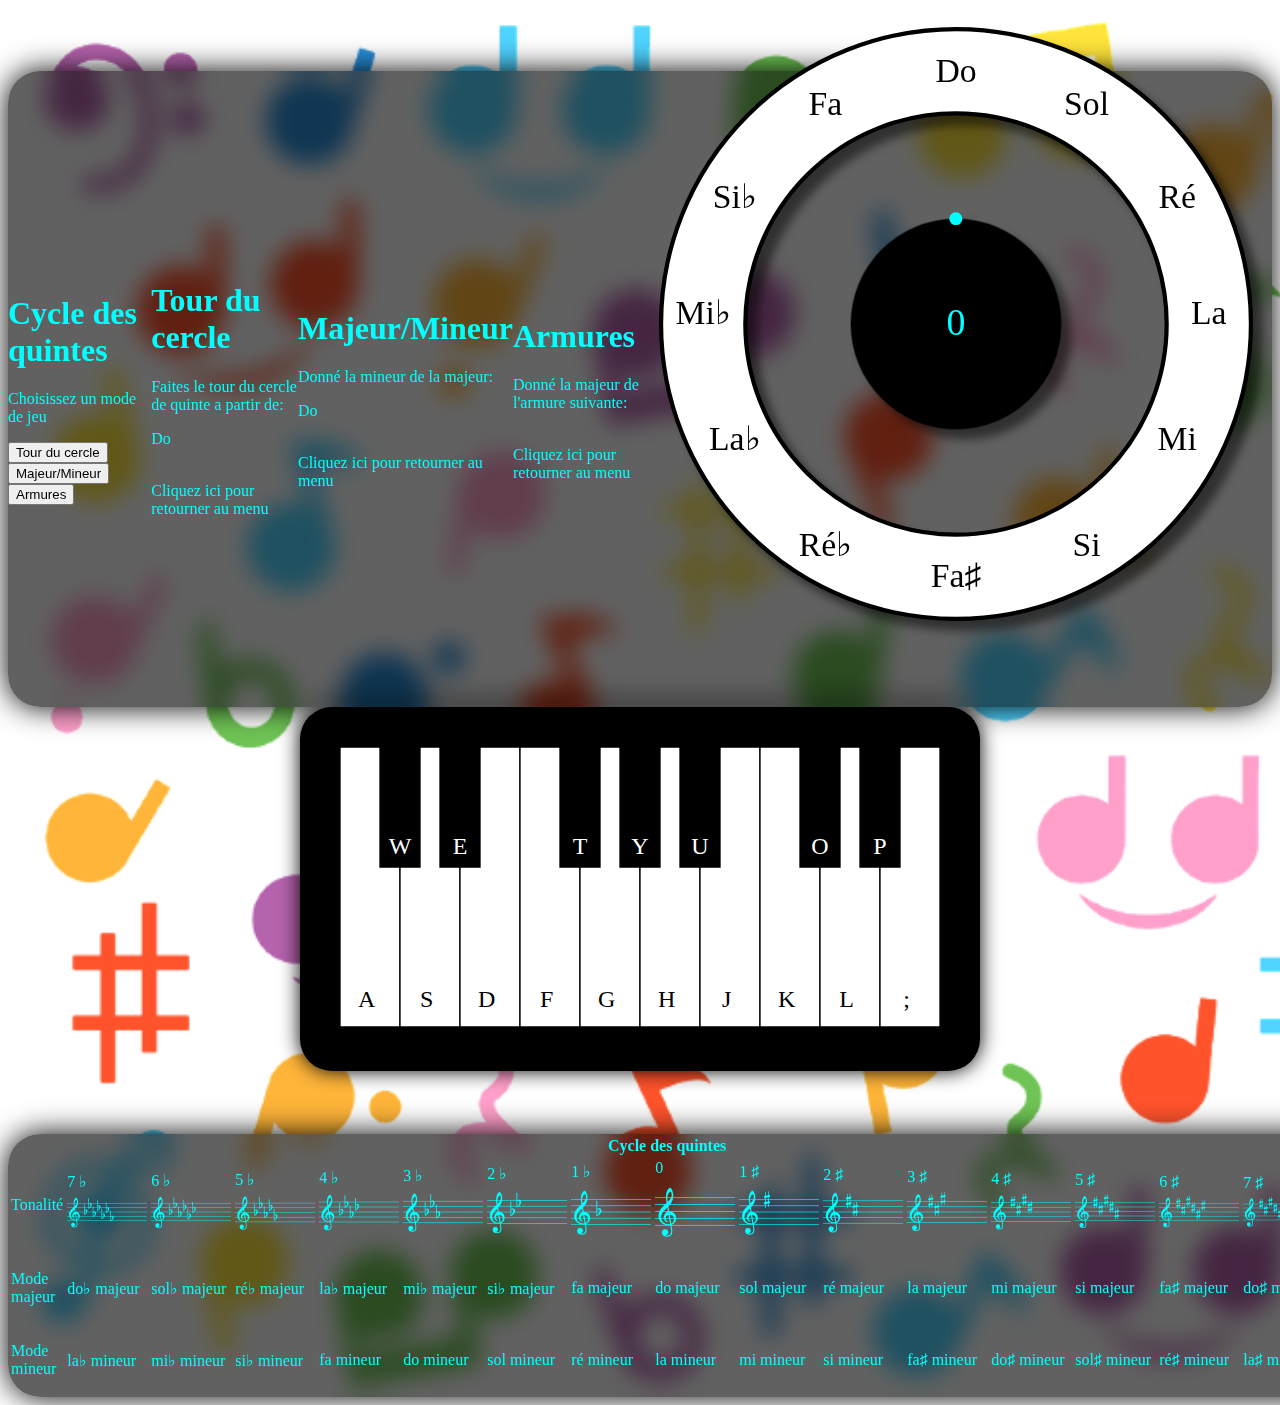
<file: index.html>
<!doctype html>
<html lang="en" class="h-100">
  <head>
    <meta charset="utf-8">
    <meta name="viewport" content="width=device-width, initial-scale=1">
    <title>Cycle de quinte</title>
    <link rel="icon" type="image/png" href="https://encrypted-tbn0.gstatic.com/images?q=tbn:ANd9GcTA0mLQpy6awH4scIqAPsbF-I4A8wHMjTCa0Ux_TItEt8XIJHtVwICZtwW_-0aroSefwak&usqp=CAU">
    <link href="https://cdn.jsdelivr.net/npm/bootstrap@5.0.2/dist/css/bootstrap.min.css" rel="stylesheet" integrity="sha384-EVSTQN3/azprG1Anm3QDgpJLIm9Nao0Yz1ztcQTwFspd3yD65VohhpuuCOmLASjC" crossorigin="anonymous">
    
    <link rel="stylesheet" href="style.css">

    <script src="https://cdn.jsdelivr.net/npm/bootstrap@5.0.2/dist/js/bootstrap.bundle.min.js" integrity="sha384-MrcW6ZMFYlzcLA8Nl+NtUVF0sA7MsXsP1UyJoMp4YLEuNSfAP+JcXn/tWtIaxVXM" crossorigin="anonymous"></script>
    <script src="interactive.js"></script>
  </head>
  <body class="h-100 text-center text-white">
    <main class="h-100">
      <div class="container h-100">
        <div class="row ratio ratio-21x9 h-50">
          <div class="col h-100" style="position: relative;">
            <div class="qb-container">
              <div class="glass">
                <div class="qb-content align-self-center text-aqua">
                  <div id="qb-home">
                    <h1 class="display-1">Cycle des quintes</h1>
                    <p>Choisissez un mode de jeu</p>
                    <div class="btn-group" role="group" aria-label="Mode de jeu">
                      <button type="button" class="btn btn-outline-info" id="qb-mode-1-btn">Tour du cercle</button>
                      <button type="button" class="btn btn-outline-info" id="qb-mode-2-btn">Majeur/Mineur</button>
                      <button type="button" class="btn btn-outline-info" id="qb-mode-3-btn">Armures</button>
                    </div>
                    <noscript>
                      <p class="text-danger">Vous devez activer JavaScript pour jouer!</p>
                    </noscript>
                  </div>
                  <div id="qb-mode-1" class="d-none">
                    <h1 class="display-1">Tour du cercle</h1>
                    <p>Faites le tour du cercle de quinte a partir de: </p>
                    <p id="qb-mode-1-start">Do</p>
                    <a role="button" class="link-light" onclick="onGameOver()"> <br/>Cliquez ici pour retourner au menu</a>
                  </div>
                  <div id="qb-mode-2" class="d-none">
                    <h1 class="display-1">Majeur/Mineur</h1>
                    <p>Donné la mineur de la majeur: </p>
                    <p id="qb-mode-2-major">Do</p>
                    <a role="button" class="link-light" onclick="onGameOver()"> <br/>Cliquez ici pour retourner au menu</a>
                  </div>
                  <div id="qb-mode-3" class="d-none">
                    <h1 class="display-1">Armures</h1>
                    <p>Donné la majeur de l'armure suivante: </p>
                    <img id="qb-mode-3-img" class="w-100 filter-aqua"/>
                    <a role="button" class="link-light" onclick="onGameOver()"> <br/>Cliquez ici pour retourner au menu</a>
                  </div>
                </div>
              </div>
            </div>
            <div class="cf-container w-100 h-100">
              <svg class="cf w-100 h-100" viewBox="0 0 300 300" xmlns="http://www.w3.org/2000/svg">
                <defs>
                  <mask id="mask-center">
                    <circle cx="150" cy="150" r="150" fill="white"/> <!-- White is visible -->
                    <circle cx="150" cy="150" r="100" fill="black"/> <!-- Black is invisible -->
                  </mask>
                </defs>
          
                <circle cx="150" cy="150" r="140" fill="white" stroke="black" stroke-width="2" mask="url(#mask-center)" />
                <circle cx="150" cy="150" r="100" fill="none" stroke="black" stroke-width="2" />
  
                <circle id="cf-cursor" cx="150" cy="150" r="18" stroke="red" fill="none" stroke-width="4" />
  
                <circle id="qb-scoreboard" cx="150" cy="150" r="50" fill="black" />
                <circle id="qb-timer" cx="150" cy="150" r="50" pathLength="1"/>
                <text id="qb-score" x="150" y="155" fill="aqua">0</text>
      
                <text class="cf-note" x="150" y="35"  data-note="do"  data-angle="0"   fill="black">Do</text>
                <text class="cf-note" x="212" y="51"  data-note="sol" data-angle="30"  fill="black">Sol</text>
                <text class="cf-note" x="255" y="95"  data-note="ré"  data-angle="60"  fill="black">Ré</text>
                <text class="cf-note" x="270" y="150" data-note="la"  data-angle="90"  fill="black">La</text>
                <text class="cf-note" x="255" y="210" data-note="mi"  data-angle="120" fill="black">Mi</text>
                <text class="cf-note" x="212" y="260" data-note="si"  data-angle="150" fill="black">Si</text>
                <text class="cf-note" x="150" y="275" data-note="fa♯" data-angle="180" fill="black">Fa♯</text>
                <text class="cf-note" x="88"  y="260" data-note="ré♭" data-angle="210" fill="black">Ré♭</text>
                <text class="cf-note" x="45"  y="210" data-note="la♭" data-angle="240" fill="black">La♭</text>
                <text class="cf-note" x="30"  y="150" data-note="mi♭" data-angle="270" fill="black">Mi♭</text>
                <text class="cf-note" x="45"  y="95"  data-note="si♭" data-angle="300" fill="black">Si♭</text>
                <text class="cf-note" x="88"  y="51"  data-note="fa"  data-angle="330" fill="black">Fa</text>
              </svg>
            </div>
          </div> 
        </div>
            
        <div id="rows-piano" class="row d-none">
          <div class="col">
            <div class="piano-container">
              <div class="piano-border">
                <svg class="piano" viewBox="0 0 510 270">
                  <!-- Polygon shapes for piano from: https://hackernoon.com/create-a-piano-app-with-javascript-97dbad1ff28c -->
                  <polygon class="key-white" data-key="65"  data-note="do"   points="30,30 60,30 60,120 75,120 75,240 30,240 30,30"/>
                  <polygon class="key-white" data-key="83"  data-note="ré"   points="75,120 90,120 90,30 105,30 105,120 120,120 120,240 75,240 75,120"/>
                  <polygon class="key-white" data-key="68"  data-note="mi"   points="135,30 165,30 165,240 120,240 120,120 135,120 135,30"/>
                  <polygon class="key-white" data-key="70"  data-note="fa"   points="165,30 195,30 195,120 210,120 210,240 165,240 165,30"/>
                  <polygon class="key-white" data-key="71"  data-note="sol"  points="210,120 225,120 225,30 240,30 240,120 255,120 255,240 210,240 210,120"/>
                  <polygon class="key-white" data-key="72"  data-note="la"   points="255,120 270,120 270,30 285,30 285,120 300,120 300,240 255,240 255,120"/>
                  <polygon class="key-white" data-key="74"  data-note="si"   points="300,120 315,120 315,30 345,30 345,240 300,240 300,120"/>
                  <polygon class="key-white" data-key="75"  data-note="do"   points="345,30 375,30 375,120 390,120 390,240 345,240 345,30"/>
                  <polygon class="key-white" data-key="76"  data-note="ré"   points="390,120 405,120 405,30 420,30 420,120 435,120 435,240 390,240"/>
                  <polygon class="key-white" data-key="186" data-note="mi"   points="435,120 450,120 450,30 480,30 480,240 435,240 435,120"/>
                  <polygon class="key-black" data-key="87"  data-note="do♯"  points="60,30 90,30 90,120 60,120 60,30"/>
                  <polygon class="key-black" data-key="69"  data-note="ré♯"  points="105,30 135,30 135,120 105,120 105,30"/>
                  <polygon class="key-black" data-key="84"  data-note="fa♯"  points="195,30 225,30 225,120 195,120 195,30"/>
                  <polygon class="key-black" data-key="89"  data-note="sol♯" points="240,30 270,30 270,120 240,120 240,30"/>
                  <polygon class="key-black" data-key="85"  data-note="la♯"  points="285,30 315,30 315,120 285,120 285,30"/>
                  <polygon class="key-black" data-key="79"  data-note="do♯"  points="375,30 405,30 405,120 375,120 375,30"/>
                  <polygon class="key-black" data-key="80"  data-note="ré♯"  points="420,30 450,30 450,120 420,120 420,30"/>
                  
                  <text class="key-text" x="50"  y="225" fill="black">A</text>
                  <text class="key-text" x="95"  y="225" fill="black">S</text>
                  <text class="key-text" x="140" y="225" fill="black">D</text>
                  <text class="key-text" x="185" y="225" fill="black">F</text>
                  <text class="key-text" x="230" y="225" fill="black">G</text>
                  <text class="key-text" x="275" y="225" fill="black">H</text>
                  <text class="key-text" x="320" y="225" fill="black">J</text>
                  <text class="key-text" x="365" y="225" fill="black">K</text>
                  <text class="key-text" x="410" y="225" fill="black">L</text>
                  <text class="key-text" x="455" y="225" fill="black">;</text>
                  <text class="key-text" x="75"  y="110" fill="white">W</text>
                  <text class="key-text" x="120" y="110" fill="white">E</text>
                  <text class="key-text" x="210" y="110" fill="white">T</text>
                  <text class="key-text" x="255" y="110" fill="white">Y</text>
                  <text class="key-text" x="300" y="110" fill="white">U</text>
                  <text class="key-text" x="390" y="110" fill="white">O</text>
                  <text class="key-text" x="435" y="110" fill="white">P</text>
        
                  <text class="note-text" x="50"  y="260" data-key="65"  fill="aqua">Do</text>
                  <text class="note-text" x="95"  y="260" data-key="83"  fill="aqua">Ré</text>
                  <text class="note-text" x="140" y="260" data-key="68"  fill="aqua">Mi</text>
                  <text class="note-text" x="185" y="260" data-key="70"  fill="aqua">Fa</text>
                  <text class="note-text" x="230" y="260" data-key="71"  fill="aqua">Sol</text>
                  <text class="note-text" x="275" y="260" data-key="72"  fill="aqua">La</text>
                  <text class="note-text" x="320" y="260" data-key="74"  fill="aqua">Si</text>
                  <text class="note-text" x="365" y="260" data-key="75"  fill="aqua">Do</text>
                  <text class="note-text" x="410" y="260" data-key="76"  fill="aqua">Ré</text>
                  <text class="note-text" x="455" y="260" data-key="186" fill="aqua">Mi</text>
                  <text class="note-text" x="75"  y="20"  data-key="87"  fill="aqua">Do♯</text>
                  <text class="note-text" x="120" y="20"  data-key="69"  fill="aqua">Ré♯</text>
                  <text class="note-text" x="210" y="20"  data-key="84"  fill="aqua">Fa♯</text>
                  <text class="note-text" x="255" y="20"  data-key="89"  fill="aqua">Sol♯</text>
                  <text class="note-text" x="300" y="20"  data-key="85"  fill="aqua">La♯</text>
                  <text class="note-text" x="390" y="20"  data-key="79"  fill="aqua">Do♯</text>
                  <text class="note-text" x="435" y="20"  data-key="80"  fill="aqua">Ré♯</text>
                </svg>
              </div>
            </div>
          </div>
        </div>
        <div id="rows-table" class="row">
          <div class="col">
            <div id="datatable">
              <table class="table glass text-aqua">
                  <thead>
                      <tr>
                          <th colspan="16" class="text-center">Cycle des quintes</th>
                      </tr>
                  </thead>
                  <tbody>
                      <tr>
                          <td class="text-center align-middle" rowspan="1">
                              <p class="fw-bold" title="Tonalité">Tonalité</p>
                          </td>
                          <td class="text-center align-middle">7 ♭<img class="w-100 filter-aqua" src="assets/armures/C-flat-major_a-flat-minor.svg.png"/></td>
                          <td class="text-center align-middle">6 ♭<img class="w-100 filter-aqua" src="assets/armures/G-flat-major_e-flat-minor.svg.png"/></td>
                          <td class="text-center align-middle">5 ♭<img class="w-100 filter-aqua" src="assets/armures/D-flat-major_b-flat-minor.svg.png"/></td>
                          <td class="text-center align-middle">4 ♭<img class="w-100 filter-aqua" src="assets/armures/A-flat-major_f-minor.svg.png"/></td>
                          <td class="text-center align-middle">3 ♭<img class="w-100 filter-aqua" src="assets/armures/E-flat-major_c-minor.svg.png"/></td>
                          <td class="text-center align-middle">2 ♭<img class="w-100 filter-aqua" src="assets/armures/B-flat-major_g-minor.svg.png"/></td>
                          <td class="text-center align-middle">1 ♭<img class="w-100 filter-aqua" src="assets/armures/F-major_d-minor.svg.png"/></td>
                          <td class="text-center align-middle">0  <img class="w-100 filter-aqua" src="assets/armures/C-major_a-minor.svg.png"/></td>
                          <td class="text-center align-middle">1 ♯<img class="w-100 filter-aqua" src="assets/armures/G-major_e-minor.svg.png"/></td>
                          <td class="text-center align-middle">2 ♯<img class="w-100 filter-aqua" src="assets/armures/D-major_b-minor.svg.png"/></td>
                          <td class="text-center align-middle">3 ♯<img class="w-100 filter-aqua" src="assets/armures/A-major_f-sharp-minor.svg.png"/></td>
                          <td class="text-center align-middle">4 ♯<img class="w-100 filter-aqua" src="assets/armures/E-major_c-sharp-minor.svg.png"/></td>
                          <td class="text-center align-middle">5 ♯<img class="w-100 filter-aqua" src="assets/armures/B-major_g-sharp-minor.svg.png"/></td>
                          <td class="text-center align-middle">6 ♯<img class="w-100 filter-aqua" src="assets/armures/F-sharp-major_d-sharp-minor.svg.png"/></td>
                          <td class="text-center align-middle">7 ♯<img class="w-100 filter-aqua" src="assets/armures/C-sharp-major_a-sharp-minor.svg.png"/></td>
                      </tr>
                      <tr>
                          <td class="text-center" rowspan="1">
                              <p class="fw-bold" title="Mode majeur">Mode majeur</p>
                          </td>
                          <td class="text-center align-middle"><a title="Do bémol majeur">do♭ majeur</a></td>
                          <td class="text-center align-middle"><a title="Sol bémol majeur">sol♭ majeur</a></td>
                          <td class="text-center align-middle"><a title="Ré bémol majeur">ré♭ majeur</a></td>
                          <td class="text-center align-middle"><a title="La bémol majeur">la♭ majeur</a></td>
                          <td class="text-center align-middle"><a title="Mi bémol majeur">mi♭ majeur</a></td>
                          <td class="text-center align-middle"><a title="Si bémol majeur">si♭ majeur</a></td>
                          <td class="text-center align-middle"><a title="Fa majeur">fa majeur</a></td>
                          <td class="text-center align-middle"><a title="Do majeur">do majeur</a></td>
                          <td class="text-center align-middle"><a title="Sol majeur">sol majeur</a></td>
                          <td class="text-center align-middle"><a title="Ré majeur">ré majeur</a></td>
                          <td class="text-center align-middle"><a title="La majeur">la majeur</a></td>
                          <td class="text-center align-middle"><a title="Mi majeur">mi majeur</a></td>
                          <td class="text-center align-middle"><a title="Si majeur">si majeur</a></td>
                          <td class="text-center align-middle"><a title="Fa dièse majeur">fa♯ majeur</a></td>
                          <td class="text-center align-middle"><a title="Do dièse majeur">do♯ majeur</a></td>
                      </tr>
                      <tr>
                          <td class="text-center" rowspan="1">
                              <p class="fw-bold"title="Mode mineur">Mode mineur</p>
                          </td>
                          <td class="text-center align-middle"><a title="La bémol mineur">la♭ mineur</a></td>
                          <td class="text-center align-middle"><a title="Mi bémol mineur">mi♭ mineur</a></td>
                          <td class="text-center align-middle"><a title="Si bémol mineur">si♭ mineur</a></td>
                          <td class="text-center align-middle"><a title="Fa mineur">fa mineur</a></td>
                          <td class="text-center align-middle"><a title="Do mineur">do mineur</a></td>
                          <td class="text-center align-middle"><a title="Sol mineur">sol mineur</a></td>
                          <td class="text-center align-middle"><a title="Ré mineur">ré mineur</a></td>
                          <td class="text-center align-middle"><a title="La mineur">la mineur</a></td>
                          <td class="text-center align-middle"><a title="Mi mineur">mi mineur</a></td>
                          <td class="text-center align-middle"><a title="Si mineur">si mineur</a></td>
                          <td class="text-center align-middle"><a title="Fa dièse mineur">fa♯ mineur</a></td>
                          <td class="text-center align-middle"><a title="Do dièse mineur">do♯ mineur</a></td>
                          <td class="text-center align-middle"><a title="Sol dièse mineur">sol♯ mineur</a></td>
                          <td class="text-center align-middle"><a title="Ré dièse mineur">ré♯ mineur</a></td>
                          <td class="text-center align-middle"><a title="La dièse mineur">la♯ mineur</a></td>
                      </tr>
                  </tbody>
              </table>
          </div>
          </div>
        </div>
      </div>

      <audio data-key="65"  src="assets/sounds/040.wav"></audio>
      <audio data-key="87"  src="assets/sounds/041.wav"></audio>
      <audio data-key="83"  src="assets/sounds/042.wav"></audio>
      <audio data-key="69"  src="assets/sounds/043.wav"></audio>
      <audio data-key="68"  src="assets/sounds/044.wav"></audio>
      <audio data-key="70"  src="assets/sounds/045.wav"></audio>
      <audio data-key="84"  src="assets/sounds/046.wav"></audio>
      <audio data-key="71"  src="assets/sounds/047.wav"></audio>
      <audio data-key="89"  src="assets/sounds/048.wav"></audio>
      <audio data-key="72"  src="assets/sounds/049.wav"></audio>
      <audio data-key="85"  src="assets/sounds/050.wav"></audio>
      <audio data-key="74"  src="assets/sounds/051.wav"></audio>
      <audio data-key="75"  src="assets/sounds/052.wav"></audio>
      <audio data-key="79"  src="assets/sounds/053.wav"></audio>
      <audio data-key="76"  src="assets/sounds/054.wav"></audio>
      <audio data-key="80"  src="assets/sounds/055.wav"></audio>
      <audio data-key="186" src="assets/sounds/056.wav"></audio>
    </main>
  </body>
</html>
</file>
<file: style.css>
/* General */

body {
  height: 100%;
  background-image: url("assets/background.png");
  background-size: cover;
}

.text-aqua {
  color: aqua;
}

.glass {
  background-color: #0000009e;
  width: 100%;
  height: 100%;
  border-radius: 2rem;
  box-shadow: 0 0 30px rgba(0, 0, 0, 1);
  backdrop-filter: blur(12px);
}

.filter-aqua {
  /* Computed from: https://codepen.io/sosuke/pen/Pjoqqp */
  filter: invert(84%) sepia(58%) saturate(4490%) hue-rotate(118deg) brightness(110%) contrast(101%);
}

/* Question box */

.qb-container {
  width: 100%;
  height: 100%;
  padding: 5% 0% 5% 0%;
  position: absolute; 
  top: 0; 
  left: 0;
}

.qb-content {
  height: 100%;
  padding-right: 50%;
  display: flex;
  justify-content: center;
  align-items: center;
}

#qb-scoreboard {
  background-color: #0000009e;
  box-shadow: 0 0 30px rgba(0, 0, 0, 1);
  backdrop-filter: blur(12px);
}

#qb-score {
  font-family: "Noto Serif";
  font-size: 18px;
  text-anchor: middle;
  pointer-events: none;
}

#qb-timer {
  fill: none;
  stroke: aqua;
  stroke-width: 6;
  stroke-dasharray: 1;
  stroke-dashoffset: 1;
  stroke-linecap: round;
  transform-origin: center center;
  transform: rotate(-90deg);
  transition: stroke-dashoffset 1s linear;
}

#qb-title {
  font-family: "Noto Serif";
  text-anchor: start;
}

/* Circle of fifths */

.cf-container {
  padding: 0% 0% 0% 50%;
}

.cf {
  filter: drop-shadow(10px 10px 5px rgba(0, 0, 0, 0.5));
}

.cf-note {
  font-family: "Noto Serif";
  font-size: 16px;
  text-anchor: middle;
  pointer-events: none;
}

#cf-cursor {
  transition: transform 0.4s ease-in-out;
}

/* Piano */

.piano-container {
  padding: 5%;

  display: flex;
  justify-content: center;
}

.piano-border {
  background-color: #000000;
  border-radius: 2rem;
  box-shadow: 0 0 20px rgba(0, 0, 0, 1);
}

.piano {
  /* width: 100%; */
  /* height: auto; */
  height: 40vh;
  /* width: 100%; */
}

.key-white {
  fill: white;
  stroke:black;
  stroke-width:1;
  cursor:pointer;
  margin:2px;
}

.key-white.active {
  fill:#9e9e9e;
  stroke:black solid 1px;
  cursor:pointer;
  stroke-width:1;
}

.key-black {
  fill:black;
  stroke-width:1;
  cursor:pointer;
  margin:2px;
}

.key-black.active {
  fill:#515151;
  stroke:black solid 1px;
  cursor:pointer;
  stroke-width:1;
}

.key-text {
  font-family: "Noto Serif";
  font-size: 18px;
  text-anchor: middle;
  pointer-events: none;
}

.note-text {
  font-family: "Noto Serif";
  font-size: 18px;
  text-anchor: middle;
  pointer-events: none;
  opacity: 0;
  transition: opacity 0.2s ease;
}
</file>
